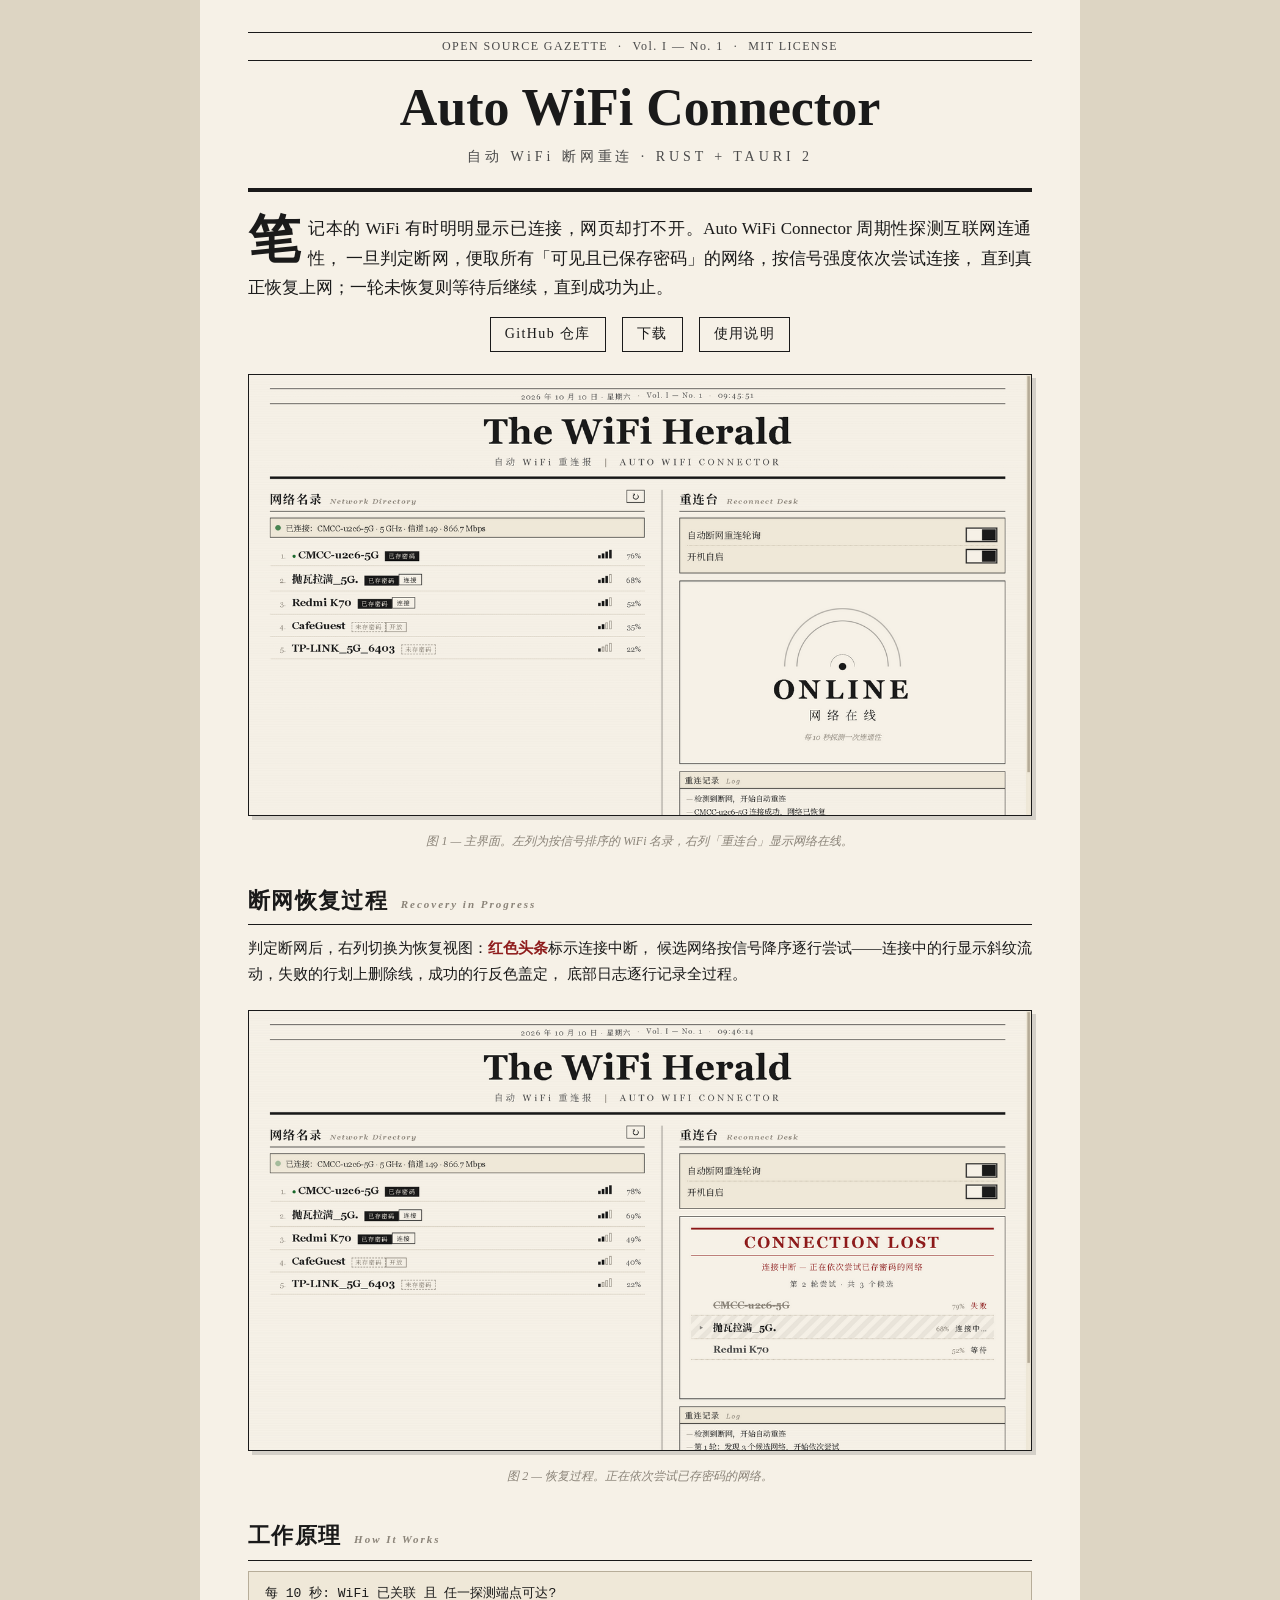
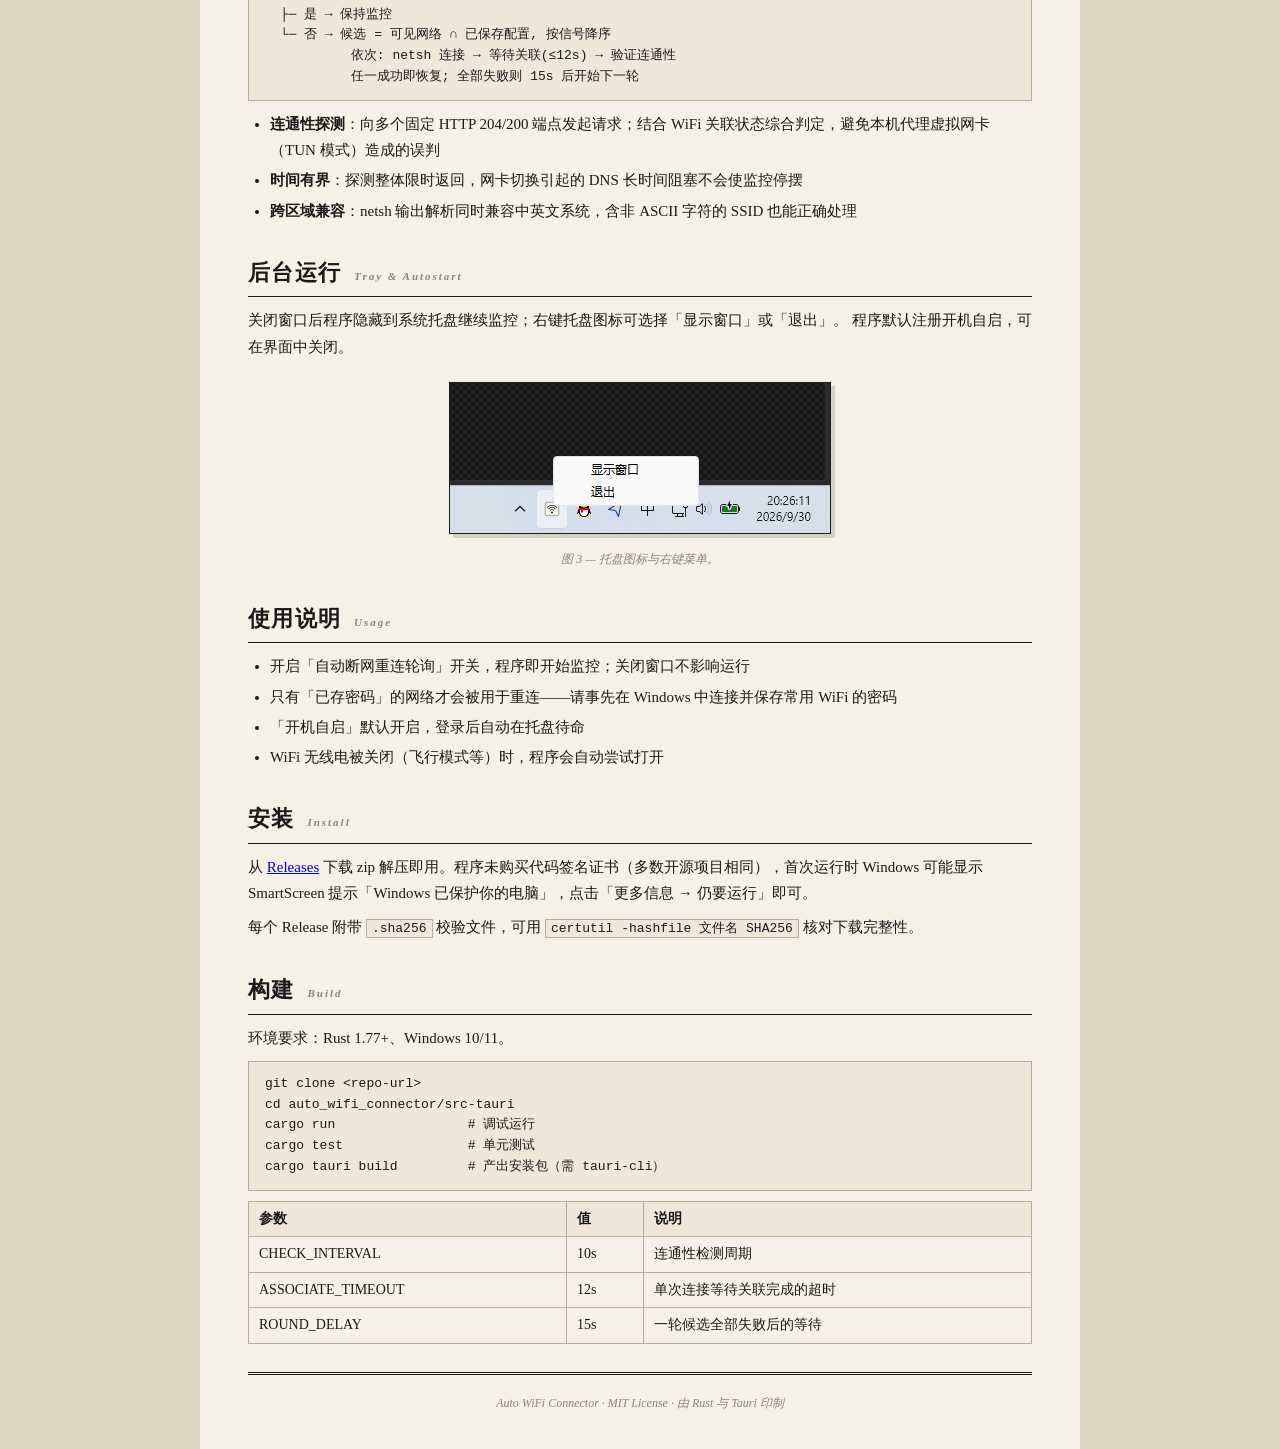
<file: docs/index.html>
<!DOCTYPE html>
<html lang="zh-CN">
<head>
  <meta charset="UTF-8" />
  <meta name="viewport" content="width=device-width, initial-scale=1.0" />
  <title>Auto WiFi Connector — 自动 WiFi 断网重连</title>
  <style>
    :root {
      --paper: #f6f1e7;
      --paper-dark: #efe8d8;
      --ink: #1a1a1a;
      --ink-soft: #4a4a4a;
      --ink-faint: #8a8378;
      --red: #8f1d1d;
      --serif: Georgia, "Times New Roman", "Noto Serif SC", "Songti SC", "SimSun", serif;
    }
    * { margin: 0; padding: 0; box-sizing: border-box; }
    body {
      font-family: var(--serif);
      background: #ddd5c3;
      color: var(--ink);
      line-height: 1.75;
    }
    .page {
      max-width: 880px;
      margin: 0 auto;
      background: var(--paper);
      padding: 32px 48px 24px;
      min-height: 100vh;
    }
    .masthead-meta {
      display: flex; justify-content: center; gap: 10px;
      font-size: 12px; letter-spacing: 0.12em; color: var(--ink-soft);
      border-top: 1px solid var(--ink); border-bottom: 1px solid var(--ink);
      padding: 3px 0;
    }
    h1 { font-size: 52px; text-align: center; line-height: 1.2; margin-top: 16px; }
    .subtitle {
      text-align: center; font-size: 14px; letter-spacing: 0.28em;
      color: var(--ink-soft); margin: 6px 0 18px;
    }
    .rule { border-top: 3px solid var(--ink); border-bottom: 1px solid var(--ink); height: 4px; }
    .rule.thin { border-top-width: 1px; height: 3px; margin-top: 28px; }
    .lede {
      font-size: 17px; text-align: justify; margin: 22px 0 6px;
    }
    .lede::first-letter {
      font-size: 52px; float: left; line-height: 0.85;
      padding: 4px 8px 0 0; font-weight: 700;
    }
    figure { margin: 22px 0; text-align: center; }
    figure img {
      max-width: 100%; border: 1px solid var(--ink);
      box-shadow: 4px 4px 0 rgba(26,26,26,0.15);
    }
    figcaption { font-size: 12px; font-style: italic; color: var(--ink-faint); margin-top: 6px; }
    h2 {
      font-size: 22px; letter-spacing: 0.06em; margin: 30px 0 10px;
      border-bottom: 1px solid var(--ink); padding-bottom: 4px;
    }
    h2 .en { font-size: 11px; letter-spacing: 0.18em; color: var(--ink-faint); font-style: italic; margin-left: 6px; }
    p { margin: 8px 0; font-size: 15px; }
    ul { margin: 8px 0 8px 22px; font-size: 15px; }
    li { margin: 4px 0; }
    code, pre {
      font-family: "Cascadia Code", Consolas, monospace;
      background: var(--paper-dark); border: 1px solid #b7ad99;
    }
    code { padding: 1px 5px; font-size: 13px; }
    pre { padding: 12px 16px; font-size: 13px; overflow-x: auto; line-height: 1.6; margin: 10px 0; }
    .badge-row { text-align: center; margin: 14px 0 4px; }
    .badge-row a {
      display: inline-block; border: 1px solid var(--ink); padding: 4px 14px;
      margin: 0 6px; color: var(--ink); text-decoration: none; font-size: 14px;
      letter-spacing: 0.1em;
    }
    .badge-row a:hover { background: var(--ink); color: var(--paper); }
    table { width: 100%; border-collapse: collapse; font-size: 14px; margin: 10px 0; }
    th, td { border: 1px solid #b7ad99; padding: 5px 10px; text-align: left; }
    th { background: var(--paper-dark); }
    .colophon {
      text-align: center; font-size: 12px; color: var(--ink-faint);
      font-style: italic; padding: 10px 0 4px;
    }
    .red { color: var(--red); font-weight: 700; }
  </style>
</head>
<body>
  <div class="page">
    <div class="masthead-meta">
      <span>OPEN SOURCE GAZETTE</span><span>·</span><span>Vol. I — No. 1</span><span>·</span><span>MIT LICENSE</span>
    </div>
    <h1>Auto WiFi Connector</h1>
    <p class="subtitle">自动 WiFi 断网重连 · RUST + TAURI 2</p>
    <div class="rule"></div>

    <p class="lede">
      笔记本的 WiFi 有时明明显示已连接，网页却打不开。Auto WiFi Connector 周期性探测互联网连通性，
      一旦判定断网，便取所有「可见且已保存密码」的网络，按信号强度依次尝试连接，
      直到真正恢复上网；一轮未恢复则等待后继续，直到成功为止。
    </p>

    <div class="badge-row">
      <a href="https://github.com/MisakaMikoto128/auto_wifi_connector">GitHub 仓库</a>
      <a href="https://github.com/MisakaMikoto128/auto_wifi_connector/releases">下载</a>
      <a href="#usage">使用说明</a>
    </div>

    <figure>
      <img src="images/screenshot-online.png" alt="主界面：左列 WiFi 列表，右列在线状态" />
      <figcaption>图 1 — 主界面。左列为按信号排序的 WiFi 名录，右列「重连台」显示网络在线。</figcaption>
    </figure>

    <h2>断网恢复过程 <span class="en">Recovery in Progress</span></h2>
    <p>
      判定断网后，右列切换为恢复视图：<span class="red">红色头条</span>标示连接中断，
      候选网络按信号降序逐行尝试——连接中的行显示斜纹流动，失败的行划上删除线，成功的行反色盖定，
      底部日志逐行记录全过程。
    </p>

    <figure>
      <img src="images/screenshot-recovering.png" alt="恢复过程：候选网络依次尝试" />
      <figcaption>图 2 — 恢复过程。正在依次尝试已存密码的网络。</figcaption>
    </figure>

    <h2>工作原理 <span class="en">How It Works</span></h2>
    <pre>每 10 秒: WiFi 已关联 且 任一探测端点可达?
  ├─ 是 → 保持监控
  └─ 否 → 候选 = 可见网络 ∩ 已保存配置, 按信号降序
           依次: netsh 连接 → 等待关联(≤12s) → 验证连通性
           任一成功即恢复; 全部失败则 15s 后开始下一轮</pre>
    <ul>
      <li><b>连通性探测</b>：向多个固定 HTTP 204/200 端点发起请求；结合 WiFi 关联状态综合判定，避免本机代理虚拟网卡（TUN 模式）造成的误判</li>
      <li><b>时间有界</b>：探测整体限时返回，网卡切换引起的 DNS 长时间阻塞不会使监控停摆</li>
      <li><b>跨区域兼容</b>：netsh 输出解析同时兼容中英文系统，含非 ASCII 字符的 SSID 也能正确处理</li>
    </ul>

    <h2>后台运行 <span class="en">Tray &amp; Autostart</span></h2>
    <p>
      关闭窗口后程序隐藏到系统托盘继续监控；右键托盘图标可选择「显示窗口」或「退出」。
      程序默认注册开机自启，可在界面中关闭。
    </p>

    <figure>
      <img src="images/screenshot-tray.png" alt="托盘菜单：显示窗口与退出" />
      <figcaption>图 3 — 托盘图标与右键菜单。</figcaption>
    </figure>

    <h2 id="usage">使用说明 <span class="en">Usage</span></h2>
    <ul>
      <li>开启「自动断网重连轮询」开关，程序即开始监控；关闭窗口不影响运行</li>
      <li>只有「已存密码」的网络才会被用于重连——请事先在 Windows 中连接并保存常用 WiFi 的密码</li>
      <li>「开机自启」默认开启，登录后自动在托盘待命</li>
      <li>WiFi 无线电被关闭（飞行模式等）时，程序会自动尝试打开</li>
    </ul>

    <h2 id="install">安装 <span class="en">Install</span></h2>
    <p>
      从 <a href="https://github.com/MisakaMikoto128/auto_wifi_connector/releases">Releases</a>
      下载 zip 解压即用。程序未购买代码签名证书（多数开源项目相同），首次运行时 Windows 可能显示
      SmartScreen 提示「Windows 已保护你的电脑」，点击「更多信息 → 仍要运行」即可。
    </p>
    <p>每个 Release 附带 <code>.sha256</code> 校验文件，可用 <code>certutil -hashfile 文件名 SHA256</code> 核对下载完整性。</p>

    <h2 id="download">构建 <span class="en">Build</span></h2>
    <p>环境要求：Rust 1.77+、Windows 10/11。</p>
    <pre>git clone &lt;repo-url&gt;
cd auto_wifi_connector/src-tauri
cargo run                 # 调试运行
cargo test                # 单元测试
cargo tauri build         # 产出安装包（需 tauri-cli）</pre>

    <table>
      <tr><th>参数</th><th>值</th><th>说明</th></tr>
      <tr><td>CHECK_INTERVAL</td><td>10s</td><td>连通性检测周期</td></tr>
      <tr><td>ASSOCIATE_TIMEOUT</td><td>12s</td><td>单次连接等待关联完成的超时</td></tr>
      <tr><td>ROUND_DELAY</td><td>15s</td><td>一轮候选全部失败后的等待</td></tr>
    </table>

    <div class="rule thin"></div>
    <p class="colophon">Auto WiFi Connector · MIT License · 由 Rust 与 Tauri 印制</p>
  </div>
</body>
</html>
</file>
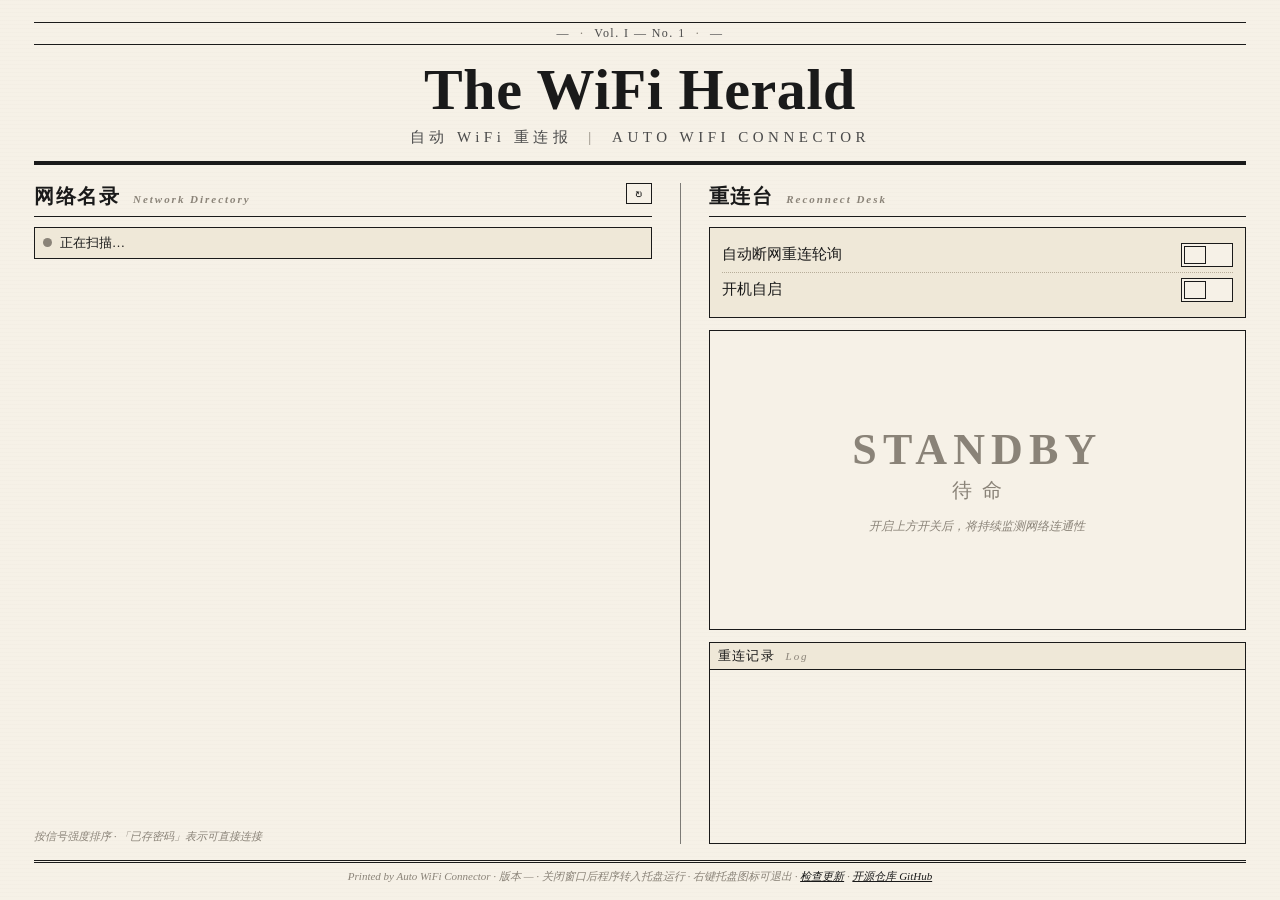
<file: ui/index.html>
<!DOCTYPE html>
<html lang="zh-CN">
<head>
  <meta charset="UTF-8" />
  <meta name="viewport" content="width=device-width, initial-scale=1.0" />
  <title>Auto WiFi Connector</title>
  <link rel="stylesheet" href="style.css" />
</head>
<body>
  <div class="page">
    <header class="masthead">
      <div class="masthead-meta">
        <span id="masthead-date">—</span>
        <span class="meta-sep">·</span>
        <span>Vol. I — No. 1</span>
        <span class="meta-sep">·</span>
        <span id="masthead-clock">—</span>
      </div>
      <h1 class="title">The WiFi Herald</h1>
      <p class="subtitle">自动 WiFi 重连报 <span class="subtitle-sep">|</span> AUTO WIFI CONNECTOR</p>
      <div class="rule-masthead"></div>
    </header>

    <main class="columns">
      <section class="col-left">
        <h2 class="col-title">网络名录 <span class="col-title-en">Network Directory</span><button class="refresh-btn" id="refresh-btn" title="重新扫描">↻</button></h2>
        <div class="status-strip" id="status-strip">
          <span class="dot" id="status-dot"></span><span id="status-text">正在扫描…</span>
        </div>
        <ul class="wifi-list" id="wifi-list"></ul>
        <p class="col-foot">按信号强度排序 · 「已存密码」表示可直接连接</p>
      </section>

      <div class="col-divider"></div>

      <section class="col-right">
        <h2 class="col-title">重连台 <span class="col-title-en">Reconnect Desk</span></h2>

        <div class="controls">
          <div class="switch-row">
            <span class="switch-label">自动断网重连轮询</span>
            <button class="switch" id="auto-switch" role="switch" aria-checked="false" aria-label="自动断网重连轮询">
              <span class="knob"></span>
            </button>
          </div>
          <div class="switch-row">
            <span class="switch-label">开机自启</span>
            <button class="switch" id="autostart-switch" role="switch" aria-checked="false" aria-label="开机自启">
              <span class="knob"></span>
            </button>
          </div>
        </div>

        <div class="stage" id="stage">
          <!-- 待命 -->
          <div class="stage-view" id="view-standby">
            <div class="big-word muted">STANDBY</div>
            <div class="big-cn muted">待命</div>
            <p class="stage-note">开启上方开关后，将持续监测网络连通性</p>
          </div>

          <!-- 在线 -->
          <div class="stage-view hidden" id="view-online">
            <div class="emitter">
              <span class="arc a1"></span>
              <span class="arc a2"></span>
              <span class="arc a3"></span>
              <span class="emitter-dot"></span>
            </div>
            <div class="big-word">ONLINE</div>
            <div class="big-cn">网络在线</div>
            <p class="stage-note" id="online-note">每 10 秒探测一次连通性</p>
          </div>

          <!-- 断网恢复中 -->
          <div class="stage-view hidden" id="view-recovering">
            <div class="breaking">
              <span class="breaking-blink">●</span> CONNECTION LOST <span class="breaking-blink">●</span>
            </div>
            <div class="breaking-cn">连接中断 — 正在依次尝试已存密码的网络</div>
            <div class="round-line" id="round-line">第 1 轮尝试</div>
            <ul class="attempt-list" id="attempt-list"></ul>
          </div>
        </div>

        <div class="log-box">
          <div class="log-title">重连记录 <span class="col-title-en">Log</span></div>
          <ul class="log" id="log"></ul>
        </div>
      </section>
    </main>

    <footer class="colophon">
      <div class="rule-masthead thin"></div>
      <p class="update-notice hidden" id="update-notice">
        <span class="update-badge">UPDATE</span>
        <span id="update-notice-text">发现新版本</span>
        <a href="#" id="update-action">下载并安装</a>
      </p>
      <p>Printed by Auto WiFi Connector · 版本 <span id="app-version">—</span> · 关闭窗口后程序转入托盘运行 · 右键托盘图标可退出 ·
        <a href="#" id="update-check-link">检查更新</a> ·
        <a href="#" id="repo-link">开源仓库 GitHub</a>
      </p>
    </footer>
  </div>

  <script src="app.js"></script>
</body>
</html>
</file>
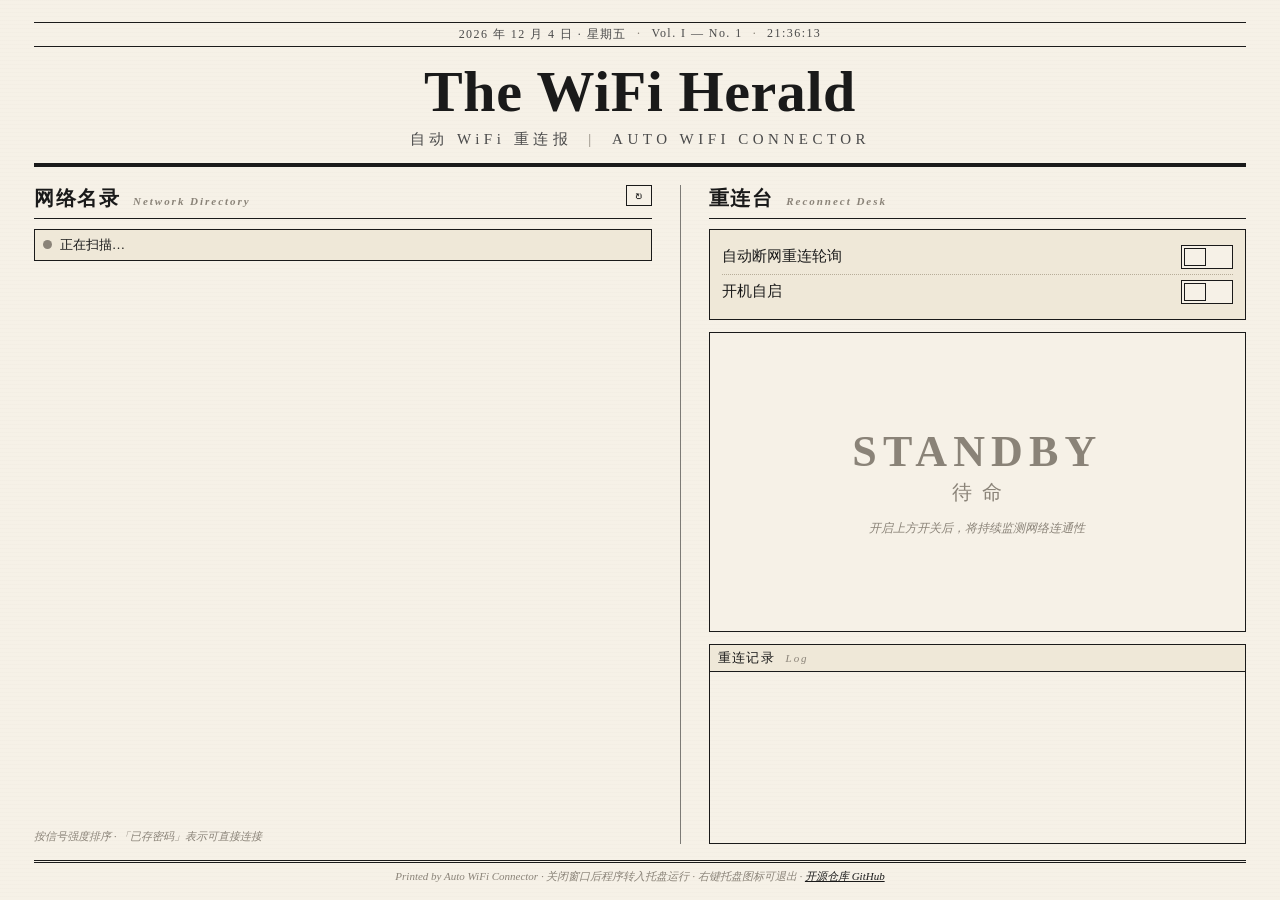
<file: tests/preview.html>
<!DOCTYPE html>
<html lang="zh-CN">
<head>
  <meta charset="UTF-8" />
  <meta name="viewport" content="width=device-width, initial-scale=1.0" />
  <title>UI Preview — Auto WiFi Connector</title>
  <link rel="stylesheet" href="../ui/style.css" />
</head>
<body>
  <div class="page">
    <header class="masthead">
      <div class="masthead-meta">
        <span id="masthead-date">—</span>
        <span class="meta-sep">·</span>
        <span>Vol. I — No. 1</span>
        <span class="meta-sep">·</span>
        <span id="masthead-clock">—</span>
      </div>
      <h1 class="title">The WiFi Herald</h1>
      <p class="subtitle">自动 WiFi 重连报 <span class="subtitle-sep">|</span> AUTO WIFI CONNECTOR</p>
      <div class="rule-masthead"></div>
    </header>

    <main class="columns">
      <section class="col-left">
        <h2 class="col-title">网络名录 <span class="col-title-en">Network Directory</span><button class="refresh-btn" id="refresh-btn" title="重新扫描">↻</button></h2>
        <div class="status-strip" id="status-strip">
          <span class="dot" id="status-dot"></span><span id="status-text">正在扫描…</span>
        </div>
        <ul class="wifi-list" id="wifi-list"></ul>
        <p class="col-foot">按信号强度排序 · 「已存密码」表示可直接连接</p>
      </section>

      <div class="col-divider"></div>

      <section class="col-right">
        <h2 class="col-title">重连台 <span class="col-title-en">Reconnect Desk</span></h2>

        <div class="controls">
          <div class="switch-row">
            <span class="switch-label">自动断网重连轮询</span>
            <button class="switch" id="auto-switch" role="switch" aria-checked="false" aria-label="自动断网重连轮询">
              <span class="knob"></span>
            </button>
          </div>
          <div class="switch-row">
            <span class="switch-label">开机自启</span>
            <button class="switch" id="autostart-switch" role="switch" aria-checked="false" aria-label="开机自启">
              <span class="knob"></span>
            </button>
          </div>
        </div>

        <div class="stage" id="stage">
          <div class="stage-view" id="view-standby">
            <div class="big-word muted">STANDBY</div>
            <div class="big-cn muted">待命</div>
            <p class="stage-note">开启上方开关后，将持续监测网络连通性</p>
          </div>

          <div class="stage-view hidden" id="view-online">
            <div class="emitter">
              <span class="arc a1"></span>
              <span class="arc a2"></span>
              <span class="arc a3"></span>
              <span class="emitter-dot"></span>
            </div>
            <div class="big-word">ONLINE</div>
            <div class="big-cn">网络在线</div>
            <p class="stage-note" id="online-note">每 10 秒探测一次连通性</p>
          </div>

          <div class="stage-view hidden" id="view-recovering">
            <div class="breaking">
              <span class="breaking-blink">●</span> CONNECTION LOST <span class="breaking-blink">●</span>
            </div>
            <div class="breaking-cn">连接中断 — 正在依次尝试已存密码的网络</div>
            <div class="round-line" id="round-line">第 1 轮尝试</div>
            <ul class="attempt-list" id="attempt-list"></ul>
          </div>

        </div>

        <div class="log-box">
          <div class="log-title">重连记录 <span class="col-title-en">Log</span></div>
          <ul class="log" id="log"></ul>
        </div>
      </section>
    </main>

    <footer class="colophon">
      <div class="rule-masthead thin"></div>
      <p>Printed by Auto WiFi Connector · 关闭窗口后程序转入托盘运行 · 右键托盘图标可退出 ·
        <a href="#" id="repo-link">开源仓库 GitHub</a>
      </p>
    </footer>
  </div>

  <!-- UI 预览 mock：用 ?state=standby|online|recovering 切换状态 -->
  <script>
    const MOCK_NETWORKS = [
      { ssid: "CMCC-u2c6-5G", signal: 79, secured: true, saved: true, connected: true },
      { ssid: "抛瓦拉满_5G.", signal: 68, secured: true, saved: true, connected: false },
      { ssid: "Redmi K70", signal: 52, secured: true, saved: true, connected: false },
      { ssid: "CafeGuest", signal: 38, secured: false, saved: false, connected: false },
      { ssid: "TP-LINK_5G_6403", signal: 21, secured: true, saved: false, connected: false },
    ];

    const state = new URLSearchParams(location.search).get("state") || "recovering";

    const MOCK_SNAPSHOTS = {
      standby: {
        enabled: false, online: true, phase: "disabled", round: 0,
        candidates: [], current: -1, log: [],
      },
      online: {
        enabled: true, online: true, phase: "monitoring", round: 0,
        candidates: [], current: -1,
        log: ["检测到断网，开始自动重连", "CMCC-u2c6-5G 连接成功，网络已恢复"],
      },
      recovering: {
        enabled: true, online: false, phase: "recovering", round: 2,
        candidates: [
          { ssid: "CMCC-u2c6-5G", signal: 79, status: "failed" },
          { ssid: "抛瓦拉满_5G.", signal: 68, status: "connecting" },
          { ssid: "Redmi K70", signal: 52, status: "pending" },
        ],
        current: 1,
        log: [
          "检测到断网，开始自动重连",
          "第 1 轮：发现 3 个候选网络，开始依次尝试",
          "连接 CMCC-u2c6-5G",
          "CMCC-u2c6-5G 已关联但无法访问互联网",
          "第 1 轮未恢复网络，15s 后开始下一轮",
          "第 2 轮：发现 3 个候选网络，开始依次尝试",
          "连接 抛瓦拉满_5G.",
        ],
      },
    };

    const MOCK_INFO = {
      ssid: "CMCC-u2c6-5G", band: "5 GHz", channel: 149,
      receiveRateMbps: 866.7, transmitRateMbps: 866.7,
      authentication: "WPA2-Personal", signal: 79,
    };

    // 模拟后端的周期性列表推送：信号轻微波动，用于验证刷新不闪烁
    function fluctuatingNetworks() {
      return MOCK_NETWORKS.map((n) => ({
        ...n,
        signal: Math.max(5, Math.min(98, n.signal + Math.round((Math.random() - 0.5) * 6))),
      })).sort((a, b) => b.signal - a.signal);
    }

    const listeners = {};
    setInterval(() => {
      listeners["wifi-list"]?.({ payload: fluctuatingNetworks() });
    }, 3000);

    window.__TAURI__ = {
      core: {
        invoke: async (cmd) => {
          if (cmd === "get_wifi_list") return fluctuatingNetworks();
          if (cmd === "get_snapshot") return MOCK_SNAPSHOTS[state];
          if (cmd === "autostart_is_enabled") return true;
          if (cmd === "get_connection_info") return MOCK_INFO;
          if (cmd === "connect_wifi") return null;
          return null;
        },
      },
      event: {
        listen: async (name, cb) => {
          listeners[name] = cb;
        },
      },
    };
  </script>
  <script src="../ui/app.js"></script>
</body>
</html>
</file>
<file: ui/style.css>
/* ========== The WiFi Herald — 纽约报刊风格 ========== */

:root {
  --paper: #f6f1e7;
  --paper-dark: #efe8d8;
  --ink: #1a1a1a;
  --ink-soft: #4a4a4a;
  --ink-faint: #8a8378;
  --red: #8f1d1d;
  --rule: #1a1a1a;
  --serif: Georgia, "Times New Roman", "Noto Serif SC", "Songti SC", "SimSun", serif;
}

* { margin: 0; padding: 0; box-sizing: border-box; }

html, body { height: 100%; }

body {
  font-family: var(--serif);
  background: #ddd5c3;
  color: var(--ink);
  -webkit-font-smoothing: antialiased;
}

.page {
  min-height: 100vh;
  display: flex;
  flex-direction: column;
  background:
    repeating-linear-gradient(0deg, transparent 0 3px, rgba(26, 26, 26, 0.012) 3px 4px),
    var(--paper);
  padding: 22px 34px 14px;
}

/* ---------- 报头 ---------- */

.masthead { text-align: center; }

.masthead-meta {
  display: flex;
  justify-content: center;
  gap: 10px;
  font-size: 12px;
  letter-spacing: 0.12em;
  color: var(--ink-soft);
  border-top: 1px solid var(--rule);
  border-bottom: 1px solid var(--rule);
  padding: 3px 0;
  font-variant-numeric: tabular-nums;
}

.meta-sep { color: var(--ink-faint); }

.title {
  font-size: 58px;
  font-weight: 700;
  letter-spacing: 0.01em;
  line-height: 1.15;
  margin-top: 12px;
}

.subtitle {
  font-size: 15px;
  letter-spacing: 0.3em;
  color: var(--ink-soft);
  margin: 4px 0 14px;
}

.subtitle-sep { color: var(--ink-faint); margin: 0 8px; }

.rule-masthead {
  border-top: 3px solid var(--rule);
  border-bottom: 1px solid var(--rule);
  height: 4px;
}

.rule-masthead.thin { border-top-width: 1px; height: 3px; }

/* ---------- 分栏 ---------- */

.columns {
  flex: 1;
  display: flex;
  gap: 28px;
  padding: 18px 0 10px;
  min-height: 0;
}

.col-left { flex: 1.15; min-width: 0; display: flex; flex-direction: column; }
.col-right { flex: 1; min-width: 0; display: flex; flex-direction: column; }

.col-divider { width: 1px; background: var(--rule); opacity: 0.55; }

.col-title {
  font-size: 20px;
  letter-spacing: 0.08em;
  border-bottom: 1px solid var(--rule);
  padding-bottom: 6px;
  margin-bottom: 10px;
}

.col-title-en {
  font-size: 11px;
  letter-spacing: 0.18em;
  color: var(--ink-faint);
  font-style: italic;
  margin-left: 6px;
}

.col-foot {
  font-size: 11px;
  color: var(--ink-faint);
  font-style: italic;
  margin-top: 8px;
}

/* ---------- 状态条 ---------- */

.status-strip {
  display: flex;
  align-items: center;
  gap: 8px;
  font-size: 13px;
  padding: 6px 8px;
  border: 1px solid var(--rule);
  background: var(--paper-dark);
  margin-bottom: 10px;
}

.dot {
  width: 9px;
  height: 9px;
  border-radius: 50%;
  background: var(--ink-faint);
  flex: none;
}

.dot.online { background: #1d6b2f; animation: pulse 2.4s infinite; }
.dot.offline { background: var(--red); animation: blink 0.9s steps(2, start) infinite; }

/* ---------- WiFi 列表 ---------- */

.wifi-list {
  list-style: none;
  flex: 1;
  overflow-y: auto;
  min-height: 0;
}

.wifi-row {
  display: flex;
  align-items: baseline;
  gap: 10px;
  padding: 8px 6px;
  border-bottom: 1px dotted #b7ad99;
}

/* 仅新出现的行播放进入动画；刷新重排既有行时不播放，避免闪烁 */
.wifi-row.row-new {
  animation: row-in 0.35s ease both;
}

.wifi-row:hover { background: var(--paper-dark); }

.wifi-row .idx {
  font-size: 12px;
  color: var(--ink-faint);
  width: 20px;
  text-align: right;
  flex: none;
  font-variant-numeric: tabular-nums;
}

.wifi-row .ssid {
  font-size: 17px;
  font-weight: 700;
  overflow: hidden;
  text-overflow: ellipsis;
  white-space: nowrap;
}

.wifi-row.connected .ssid::before { content: "● "; font-size: 12px; color: #1d6b2f; }

.badge {
  font-size: 10px;
  letter-spacing: 0.1em;
  padding: 1px 5px;
  border: 1px solid var(--ink);
  color: var(--ink);
  flex: none;
  transform: translateY(-1px);
}

.badge.saved { background: var(--ink); color: var(--paper); }

.badge.open-net { border-color: var(--ink-faint); color: var(--ink-faint); }

.badge.unsaved { border-style: dashed; color: var(--ink-faint); border-color: var(--ink-faint); }

.wifi-row .spacer { flex: 1; }

.signal-bars {
  display: inline-flex;
  gap: 2px;
  align-items: flex-end;
  height: 14px;
  flex: none;
}

.signal-bars i {
  width: 4px;
  background: transparent;
  border: 1px solid var(--ink-faint);
}

.signal-bars i:nth-child(1) { height: 5px; }
.signal-bars i:nth-child(2) { height: 8px; }
.signal-bars i:nth-child(3) { height: 11px; }
.signal-bars i:nth-child(4) { height: 14px; }

.signal-bars i.on { background: var(--ink); border-color: var(--ink); }

.pct {
  font-size: 12px;
  color: var(--ink-soft);
  width: 38px;
  text-align: right;
  flex: none;
  font-variant-numeric: tabular-nums;
}

/* ---------- 开关 ---------- */

.controls {
  border: 1px solid var(--rule);
  background: var(--paper-dark);
  padding: 10px 12px;
  margin-bottom: 12px;
}

.switch-row {
  display: flex;
  align-items: center;
  justify-content: space-between;
  padding: 5px 0;
}

.switch-row + .switch-row { border-top: 1px dotted #b7ad99; }

.switch-label { font-size: 15px; }

.switch {
  position: relative;
  width: 52px;
  height: 24px;
  border: 1px solid var(--ink);
  background: var(--paper);
  cursor: pointer;
  padding: 0;
  flex: none;
}

.switch .knob {
  position: absolute;
  top: 2px;
  left: 2px;
  width: 22px;
  height: 18px;
  background: transparent;
  border: 1px solid var(--ink);
  transition: left 0.18s ease, background 0.18s ease;
}

.switch.on .knob {
  left: 26px;
  background: var(--ink);
}

.switch.on { box-shadow: inset 0 0 0 1px var(--ink); }

/* ---------- 舞台区 ---------- */

.stage {
  border: 1px solid var(--rule);
  min-height: 300px;
  position: relative;
  background: var(--paper);
  overflow: hidden;
}

.stage-view {
  position: absolute;
  inset: 0;
  display: flex;
  flex-direction: column;
  align-items: center;
  justify-content: center;
  padding: 18px;
  animation: view-in 0.4s ease both;
}

.hidden { display: none; }

.big-word {
  font-size: 44px;
  font-weight: 700;
  letter-spacing: 0.14em;
}

.big-cn { font-size: 20px; letter-spacing: 0.5em; margin-top: 2px; text-indent: 0.5em; }

.muted { color: var(--ink-faint); }

.stage-note {
  margin-top: 14px;
  font-size: 12px;
  font-style: italic;
  color: var(--ink-faint);
}

/* 弧形辐射波：WiFi 信号的物理形态——从发射点向上扩散的弧。
   圆环只显示上半部分（clip-path 裁掉下半），圆心位于发射点。 */

.emitter {
  position: relative;
  width: 240px;
  height: 110px;
  margin-bottom: 6px;
}

.emitter-dot {
  position: absolute;
  left: 50%;
  bottom: 0;
  width: 12px;
  height: 12px;
  margin-left: -6px;
  border-radius: 50%;
  background: var(--ink);
}

.arc {
  position: absolute;
  left: 50%;
  bottom: -94px;
  width: 200px;
  height: 200px;
  margin-left: -100px;
  border: 2px solid var(--ink);
  border-radius: 50%;
  clip-path: inset(0 0 50% 0);
  opacity: 0;
  animation: arcwave 2.6s cubic-bezier(0.2, 0.5, 0.4, 1) infinite;
}

.arc.a2 { animation-delay: 0.85s; }
.arc.a3 { animation-delay: 1.7s; }

@keyframes arcwave {
  0% { transform: scale(0.15); opacity: 0.9; }
  70% { opacity: 0.3; }
  100% { transform: scale(1); opacity: 0; }
}


/* 断网恢复 */

#view-recovering { justify-content: flex-start; }

.breaking {
  font-size: 26px;
  font-weight: 700;
  letter-spacing: 0.12em;
  color: var(--red);
  border-top: 3px solid var(--red);
  border-bottom: 1px solid var(--red);
  padding: 6px 0;
  width: 100%;
  text-align: center;
}

.breaking-blink { animation: blink 1s steps(2, start) infinite; }

.breaking-cn {
  font-size: 13px;
  color: var(--red);
  margin-top: 8px;
  letter-spacing: 0.1em;
}

.round-line {
  margin-top: 10px;
  font-size: 12px;
  letter-spacing: 0.2em;
  color: var(--ink-soft);
  font-variant-numeric: tabular-nums;
}

.attempt-list {
  list-style: none;
  width: 100%;
  margin-top: 10px;
  overflow-y: auto;
}

.attempt-row {
  display: flex;
  align-items: baseline;
  gap: 10px;
  padding: 7px 10px;
  border-bottom: 1px dotted #b7ad99;
  font-size: 16px;
  animation: row-in 0.3s ease both;
}

.attempt-row .cursor {
  width: 16px;
  flex: none;
  font-weight: 700;
}

.attempt-row.connecting {
  background:
    repeating-linear-gradient(
      -45deg,
      transparent 0 8px,
      rgba(26, 26, 26, 0.06) 8px 16px
    );
  background-size: 200% 100%;
  animation: barberpole 1.2s linear infinite;
}

.attempt-row.connecting .cursor::before {
  content: "▸";
  animation: blink 0.7s steps(2, start) infinite;
}

.attempt-row.failed .a-ssid {
  text-decoration: line-through;
  color: var(--ink-faint);
}

.attempt-row.failed .result { color: var(--red); }

.attempt-row.success {
  background: var(--ink);
  color: var(--paper);
}

.attempt-row.success .result { color: var(--paper); }

.attempt-row.pending .a-ssid { color: var(--ink-soft); }

.attempt-row .a-ssid {
  font-weight: 700;
  overflow: hidden;
  text-overflow: ellipsis;
  white-space: nowrap;
}

.attempt-row .spacer { flex: 1; }

.attempt-row .result {
  font-size: 12px;
  letter-spacing: 0.15em;
  flex: none;
}

.attempt-row .a-signal {
  font-size: 11px;
  color: var(--ink-faint);
  flex: none;
  font-variant-numeric: tabular-nums;
}

.attempt-row.success .a-signal { color: var(--paper-dark); }

/* ---------- 日志 ---------- */

.log-box {
  margin-top: 12px;
  border: 1px solid var(--rule);
  display: flex;
  flex-direction: column;
  flex: 1;
  min-height: 90px;
}

.log-title {
  font-size: 13px;
  letter-spacing: 0.1em;
  border-bottom: 1px solid var(--rule);
  padding: 4px 8px;
  background: var(--paper-dark);
}

.log {
  list-style: none;
  font-size: 12.5px;
  line-height: 1.7;
  padding: 6px 10px;
  overflow-y: auto;
  flex: 1;
  min-height: 0;
  font-variant-numeric: tabular-nums;
}

.log li {
  animation: row-in 0.3s ease both;
  white-space: pre-wrap;
  word-break: break-all;
}

.log li::before { content: "— "; color: var(--ink-faint); }

.log-empty { color: var(--ink-faint); font-style: italic; }

/* ---------- 页脚 ---------- */

.colophon { margin-top: 6px; }

.colophon p {
  text-align: center;
  font-size: 11px;
  color: var(--ink-faint);
  font-style: italic;
  padding: 6px 0 2px;
}

/* ---------- 页脚软件内更新 ---------- */

.update-notice {
  font-size: 12px;
  color: var(--ink);
  padding: 7px 0 0;
  animation: view-in 0.4s ease both;
}

.update-badge {
  font-style: normal;
  font-size: 10px;
  letter-spacing: 0.16em;
  border: 1px solid var(--ink);
  background: var(--ink);
  color: var(--paper);
  padding: 1px 7px;
  margin-right: 7px;
}

.update-notice a {
  color: var(--red);
  font-weight: 700;
  font-style: normal;
}

.update-notice a:hover { background: var(--red); color: var(--paper); }

.update-notice a.busy {
  pointer-events: none;
  color: var(--ink-faint);
  font-weight: 400;
}

/* ---------- 动画 ---------- */

@keyframes blink {
  50% { opacity: 0; }
}

@keyframes pulse {
  0%, 100% { opacity: 1; }
  50% { opacity: 0.35; }
}

@keyframes barberpole {
  from { background-position: 0 0; }
  to { background-position: 45px 0; }
}

@keyframes row-in {
  from { opacity: 0; transform: translateY(4px); }
  to { opacity: 1; transform: translateY(0); }
}

@keyframes view-in {
  from { opacity: 0; }
  to { opacity: 1; }
}

/* ---------- 滚动条 ---------- */

::-webkit-scrollbar { width: 8px; height: 8px; }
::-webkit-scrollbar-track { background: var(--paper-dark); }
::-webkit-scrollbar-thumb { background: #b7ad99; border: 2px solid var(--paper-dark); }
::-webkit-scrollbar-thumb:hover { background: var(--ink-soft); }


/* ---------- 名录刷新按钮与行内连接按钮 ---------- */

.refresh-btn {
  float: right;
  font-family: var(--serif);
  font-size: 15px;
  line-height: 1;
  padding: 2px 8px;
  border: 1px solid var(--ink);
  background: var(--paper);
  color: var(--ink);
  cursor: pointer;
}

.refresh-btn:hover { background: var(--ink); color: var(--paper); }

.refresh-btn.spin { animation: refresh-spin 0.7s ease; }

@keyframes refresh-spin {
  from { transform: rotate(0deg); }
  to { transform: rotate(360deg); }
}

.connect-btn {
  font-family: var(--serif);
  font-size: 10px;
  letter-spacing: 0.1em;
  padding: 1px 7px;
  border: 1px solid var(--ink);
  background: var(--paper);
  color: var(--ink);
  cursor: pointer;
  flex: none;
  transform: translateY(-1px);
}

.connect-btn:hover { background: var(--ink); color: var(--paper); }

.connect-btn:disabled {
  border-color: var(--ink-faint);
  color: var(--ink-faint);
  cursor: default;
  background: transparent;
}

.wifi-row.connecting-flash { background: var(--paper-dark); }

/* ---------- 页脚链接 ---------- */

.colophon a { color: var(--ink); }
.colophon a:hover { background: var(--ink); color: var(--paper); }
</file>
